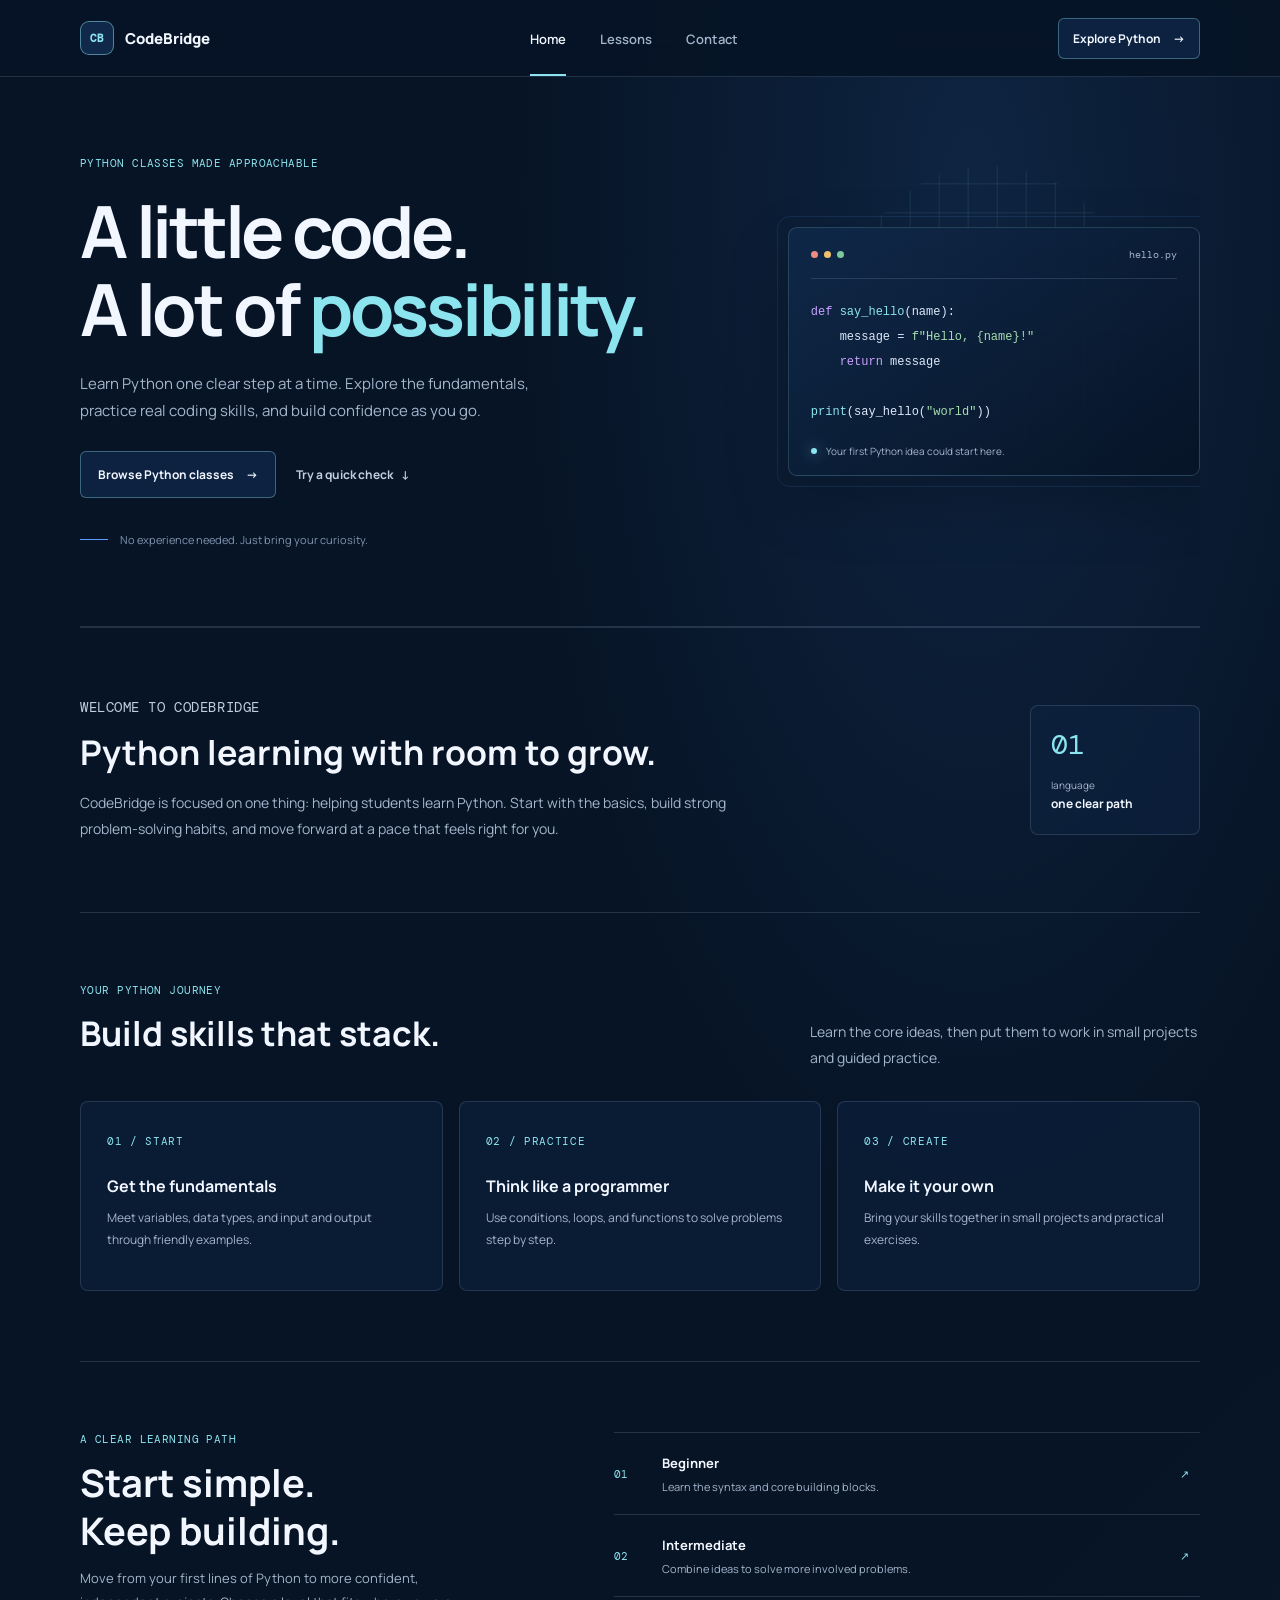
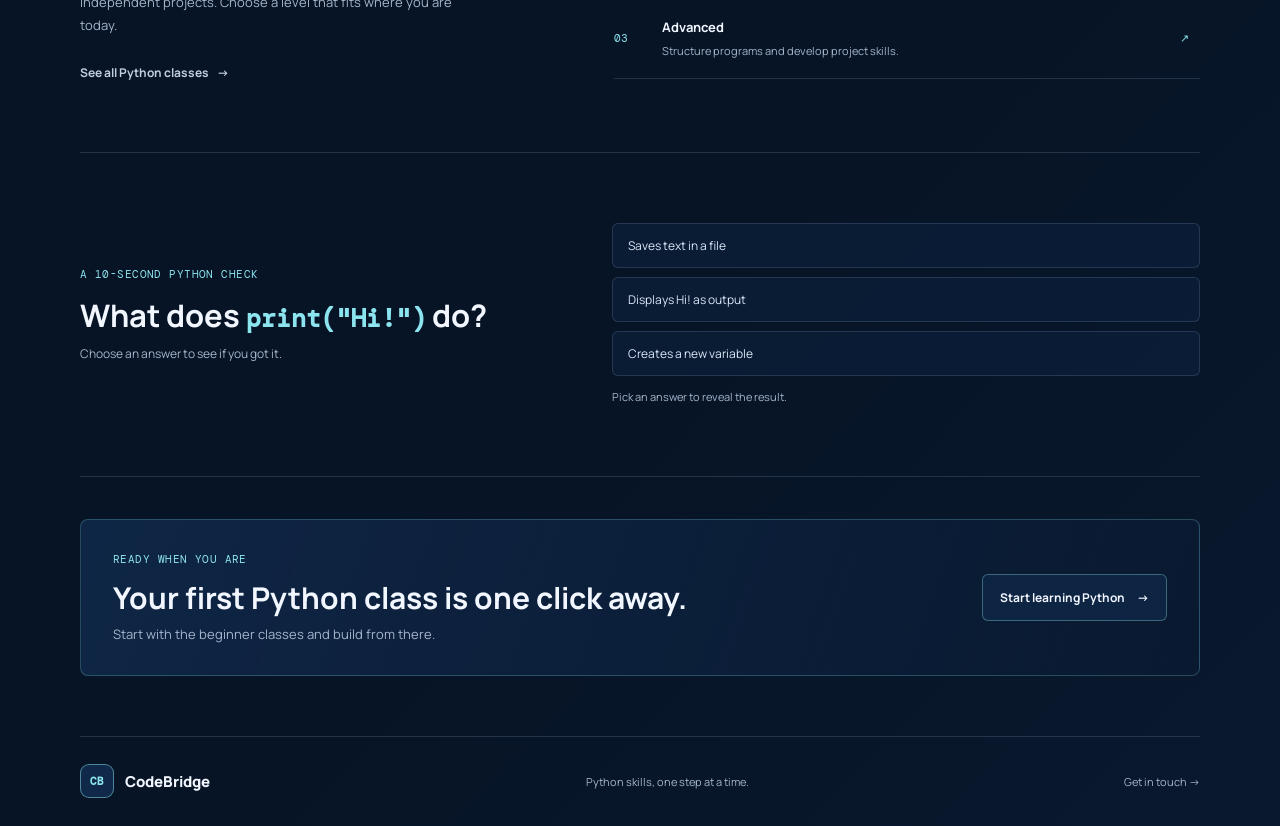
<file: index.html>
<!DOCTYPE html>
<html lang="en">
<head>
    <meta charset="UTF-8">
    <meta name="viewport" content="width=device-width, initial-scale=1.0">
    <meta name="description" content="Learn Python with CodeBridge's friendly classes, hands-on exercises, and beginner-to-advanced learning paths.">
    <link rel="stylesheet" href="codebridge.css">
    <script src="codebridge.js" defer></script>
    <title>CodeBridge | Python Classes for Every Beginner</title>
</head>
<body>
    <header class="site-header">
        <nav class="navigation" aria-label="Main navigation">
            <a class="brand" href="index.html" aria-label="CodeBridge home">
                <span class="brand-mark" aria-hidden="true">CB</span>
                <span>CodeBridge</span>
            </a>
            <div class="nav-links">
                <a class="nav-link active" href="index.html" aria-current="page">Home</a>
                <a class="nav-link" href="lessons.html">Lessons</a>
                <a class="nav-link" href="contact.html">Contact</a>
            </div>
            <a class="nav-action" href="lessons.html">Explore Python <span aria-hidden="true">&#8594;</span></a>
        </nav>
    </header>

    <main id="home">
        <section class="intro home-hero" aria-labelledby="intro-title">
            <div class="hero-content">
                <p class="eyebrow"><span class="status-dot"></span> PYTHON CLASSES MADE APPROACHABLE</p>
                <h1 id="intro-title">A little code.<br>A lot of <span>possibility.</span></h1>
                <p class="intro-copy">Learn Python one clear step at a time. Explore the fundamentals, practice real coding skills, and build confidence as you go.</p>
                <div class="hero-actions">
                    <a class="primary-link" href="lessons.html">Browse Python classes <span aria-hidden="true">&#8594;</span></a>
                    <a class="secondary-link" href="#quick-check">Try a quick check <span aria-hidden="true">&#8595;</span></a>
                </div>
                <div class="intro-note"><span class="note-rule"></span><span>No experience needed. Just bring your curiosity.</span></div>
            </div>
            <aside class="hero-code" aria-label="Example Python code">
                <div class="code-window-bar"><span></span><span></span><span></span><span>hello.py</span></div>
                <pre><code><span class="code-purple">def</span> <span class="code-cyan">say_hello</span>(name):
    message = <span class="code-green">f"Hello, {name}!"</span>
    <span class="code-purple">return</span> message

<span class="code-cyan">print</span>(say_hello(<span class="code-green">"world"</span>))</code></pre>
                <p><span class="status-dot"></span> Your first Python idea could start here.</p>
            </aside>
        </section>

        <section class="home-section about-section" aria-labelledby="about-title">
            <div class="home-section-copy">
                <p class="eyebrow">WELCOME TO CODEBRIDGE</p>
                <h2 id="about-title">Python learning with room to grow.</h2>
                <p>CodeBridge is focused on one thing: helping students learn Python. Start with the basics, build strong problem-solving habits, and move forward at a pace that feels right for you.</p>
            </div>
            <div class="about-stat" aria-label="One focused learning path">
                <span>01</span>
                <p>language<br><strong>one clear path</strong></p>
            </div>
        </section>

        <section class="home-section offerings-section" aria-labelledby="offerings-title">
            <div class="section-heading section-heading-row">
                <div>
                    <p class="eyebrow">YOUR PYTHON JOURNEY</p>
                    <h2 id="offerings-title">Build skills that stack.</h2>
                </div>
                <p class="section-intro">Learn the core ideas, then put them to work in small projects and guided practice.</p>
            </div>
            <div class="feature-grid">
                <article class="feature-card">
                    <span class="feature-number">01 / START</span>
                    <h3>Get the fundamentals</h3>
                    <p>Meet variables, data types, and input and output through friendly examples.</p>
                </article>
                <article class="feature-card">
                    <span class="feature-number">02 / PRACTICE</span>
                    <h3>Think like a programmer</h3>
                    <p>Use conditions, loops, and functions to solve problems step by step.</p>
                </article>
                <article class="feature-card">
                    <span class="feature-number">03 / CREATE</span>
                    <h3>Make it your own</h3>
                    <p>Bring your skills together in small projects and practical exercises.</p>
                </article>
            </div>
        </section>

        <section class="home-section path-section" aria-labelledby="path-title">
            <div class="path-copy">
                <p class="eyebrow">A CLEAR LEARNING PATH</p>
                <h2 id="path-title">Start simple.<br>Keep building.</h2>
                <p>Move from your first lines of Python to more confident, independent projects. Choose a level that fits where you are today.</p>
                <a class="text-link" href="lessons.html">See all Python classes <span aria-hidden="true">&#8594;</span></a>
            </div>
            <ol class="path-steps">
                <li><span>01</span><div><strong>Beginner</strong><p>Learn the syntax and core building blocks.</p></div><span class="path-step-arrow" aria-hidden="true">&#8599;</span></li>
                <li><span>02</span><div><strong>Intermediate</strong><p>Combine ideas to solve more involved problems.</p></div><span class="path-step-arrow" aria-hidden="true">&#8599;</span></li>
                <li><span>03</span><div><strong>Advanced</strong><p>Structure programs and develop project skills.</p></div><span class="path-step-arrow" aria-hidden="true">&#8599;</span></li>
            </ol>
        </section>

        <section class="home-section quick-check" id="quick-check" aria-labelledby="quick-check-title">
            <div>
                <p class="eyebrow">A 10-SECOND PYTHON CHECK</p>
                <h2 id="quick-check-title">What does <code>print("Hi!")</code> do?</h2>
                <p>Choose an answer to see if you got it.</p>
            </div>
            <div class="quiz-options" role="group" aria-label="Choose what the Python print function does">
                <button class="quiz-option" type="button" data-correct="false">Saves text in a file</button>
                <button class="quiz-option" type="button" data-correct="true">Displays Hi! as output</button>
                <button class="quiz-option" type="button" data-correct="false">Creates a new variable</button>
                <p class="quiz-feedback" id="quiz-feedback" role="status" aria-live="polite">Pick an answer to reveal the result.</p>
            </div>
        </section>

        <section class="callout-section" aria-labelledby="callout-title">
            <div>
                <p class="eyebrow">READY WHEN YOU ARE</p>
                <h2 id="callout-title">Your first Python class is one click away.</h2>
                <p>Start with the beginner classes and build from there.</p>
            </div>
            <a class="primary-link" href="lessons.html#beginner">Start learning Python <span aria-hidden="true">&#8594;</span></a>
        </section>
    </main>

    <footer class="site-footer">
        <a class="brand" href="index.html"><span class="brand-mark" aria-hidden="true">CB</span><span>CodeBridge</span></a>
        <p>Python skills, one step at a time.</p>
        <a href="contact.html">Get in touch <span aria-hidden="true">&#8594;</span></a>
    </footer>
</body>
</html>
</file>
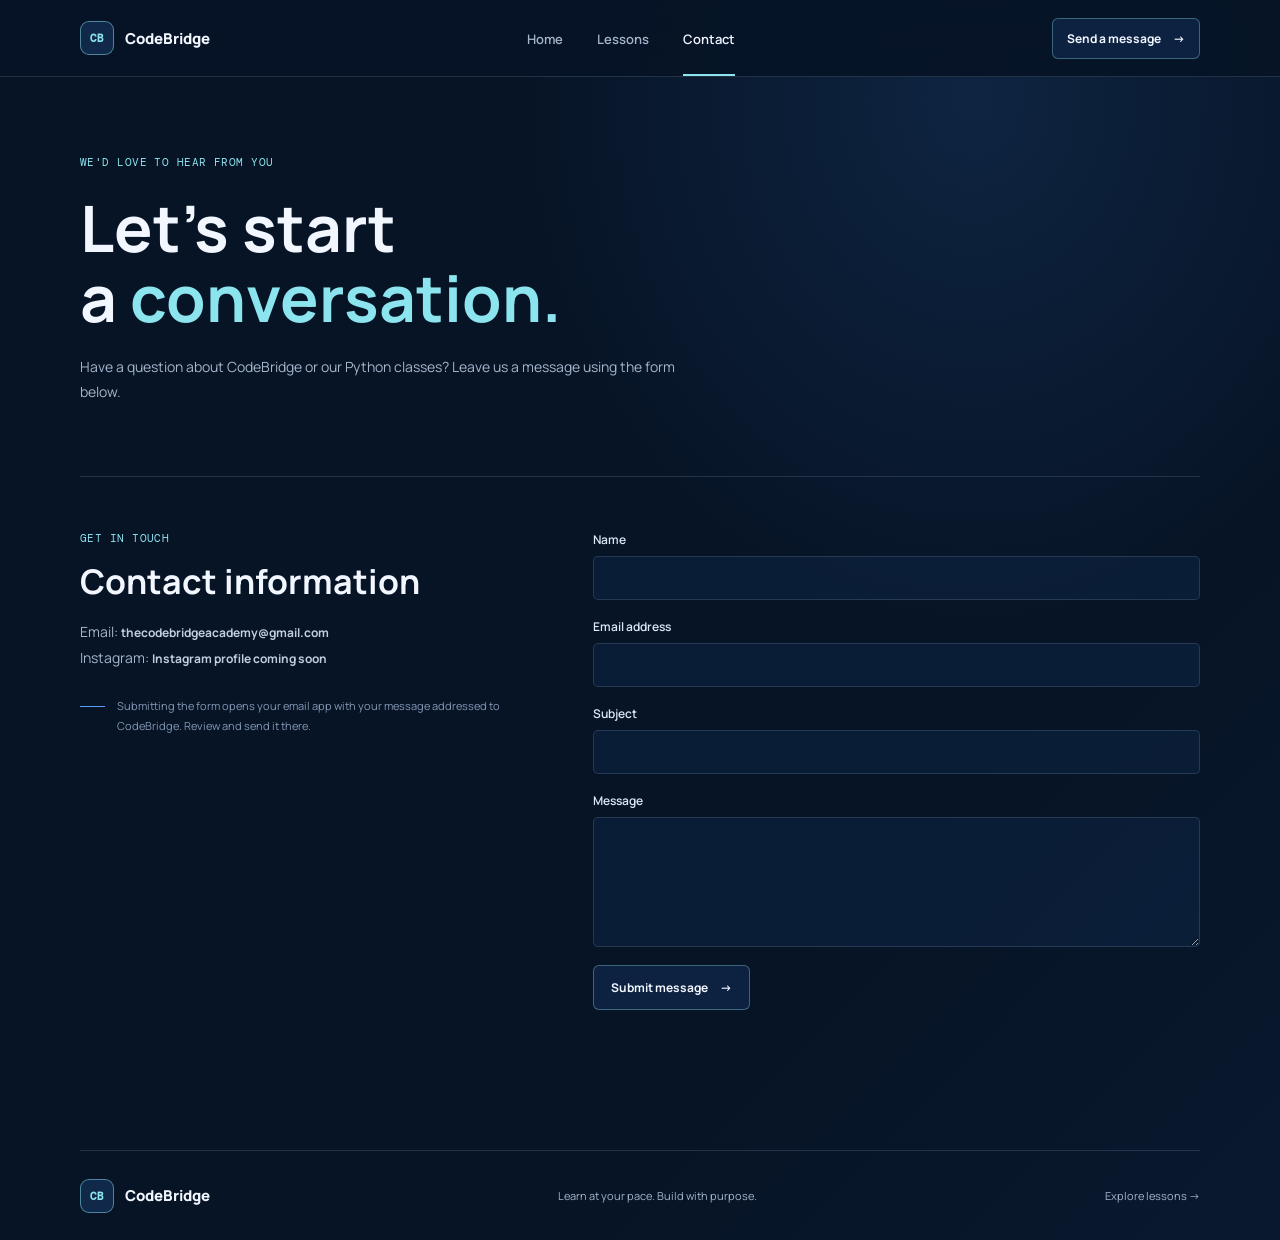
<file: contact.html>
<!DOCTYPE html>
<html lang="en">
<head>
    <meta charset="UTF-8">
    <meta name="viewport" content="width=device-width, initial-scale=1.0">
    <meta name="description" content="Get in touch with the CodeBridge team about Python classes.">
    <link rel="stylesheet" href="codebridge.css">
    <script src="codebridge.js?v=2" defer></script>
    <title>Contact | CodeBridge</title>
</head>
<body>
    <header class="site-header">
        <nav class="navigation" aria-label="Main navigation">
            <a class="brand" href="index.html" aria-label="CodeBridge home">
                <span class="brand-mark" aria-hidden="true">CB</span>
                <span>CodeBridge</span>
            </a>
            <div class="nav-links">
                <a class="nav-link" href="index.html">Home</a>
                <a class="nav-link" href="lessons.html">Lessons</a>
                <a class="nav-link active" href="contact.html" aria-current="page">Contact</a>
            </div>
            <a class="nav-action" href="#contact-form">Send a message <span aria-hidden="true">&#8594;</span></a>
        </nav>
    </header>

    <main class="page-main contact-main">
        <section class="page-hero contact-hero" aria-labelledby="contact-title">
            <p class="eyebrow"><span class="status-dot"></span> WE'D LOVE TO HEAR FROM YOU</p>
            <h1 id="contact-title">Let's start<br>a <span>conversation.</span></h1>
            <p class="intro-copy">Have a question about CodeBridge or our Python classes? Leave us a message using the form below.</p>
        </section>

        <section class="contact-layout" aria-label="Contact information and message form">
            <div class="contact-info">
                <p class="eyebrow">GET IN TOUCH</p>
                <h2>Contact information</h2>
                <p>Email: <a class="text-link" href="mailto:thecodebridgeacademy@gmail.com">thecodebridgeacademy@gmail.com</a></p>
                <p>Instagram: <a class="text-link" href="https://www.instagram.com/" aria-label="CodeBridge Instagram profile coming soon">Instagram profile coming soon</a></p>
                <div class="setup-note"><span class="note-rule"></span><p>Submitting the form opens your email app with your message addressed to CodeBridge. Review and send it there.</p></div>
            </div>

            <form class="contact-form" id="contact-form" method="post">
                <div class="form-field">
                    <label for="name">Name</label>
                    <input id="name" name="name" type="text" autocomplete="name" required>
                </div>
                <div class="form-field">
                    <label for="email">Email address</label>
                    <input id="email" name="email" type="email" autocomplete="email" required>
                </div>
                <div class="form-field">
                    <label for="subject">Subject</label>
                    <input id="subject" name="subject" type="text" required>
                </div>
                <div class="form-field">
                    <label for="message">Message</label>
                    <textarea id="message" name="message" rows="5" required></textarea>
                </div>
                <button class="primary-link form-submit" type="submit">Submit message <span aria-hidden="true">&#8594;</span></button>
                <p class="form-status" id="form-status" role="status" aria-live="polite"></p>
            </form>
        </section>
    </main>

    <footer class="site-footer">
        <a class="brand" href="index.html"><span class="brand-mark" aria-hidden="true">CB</span><span>CodeBridge</span></a>
        <p>Learn at your pace. Build with purpose.</p>
        <a href="lessons.html">Explore lessons <span aria-hidden="true">&#8594;</span></a>
    </footer>
</body>
</html>
</file>
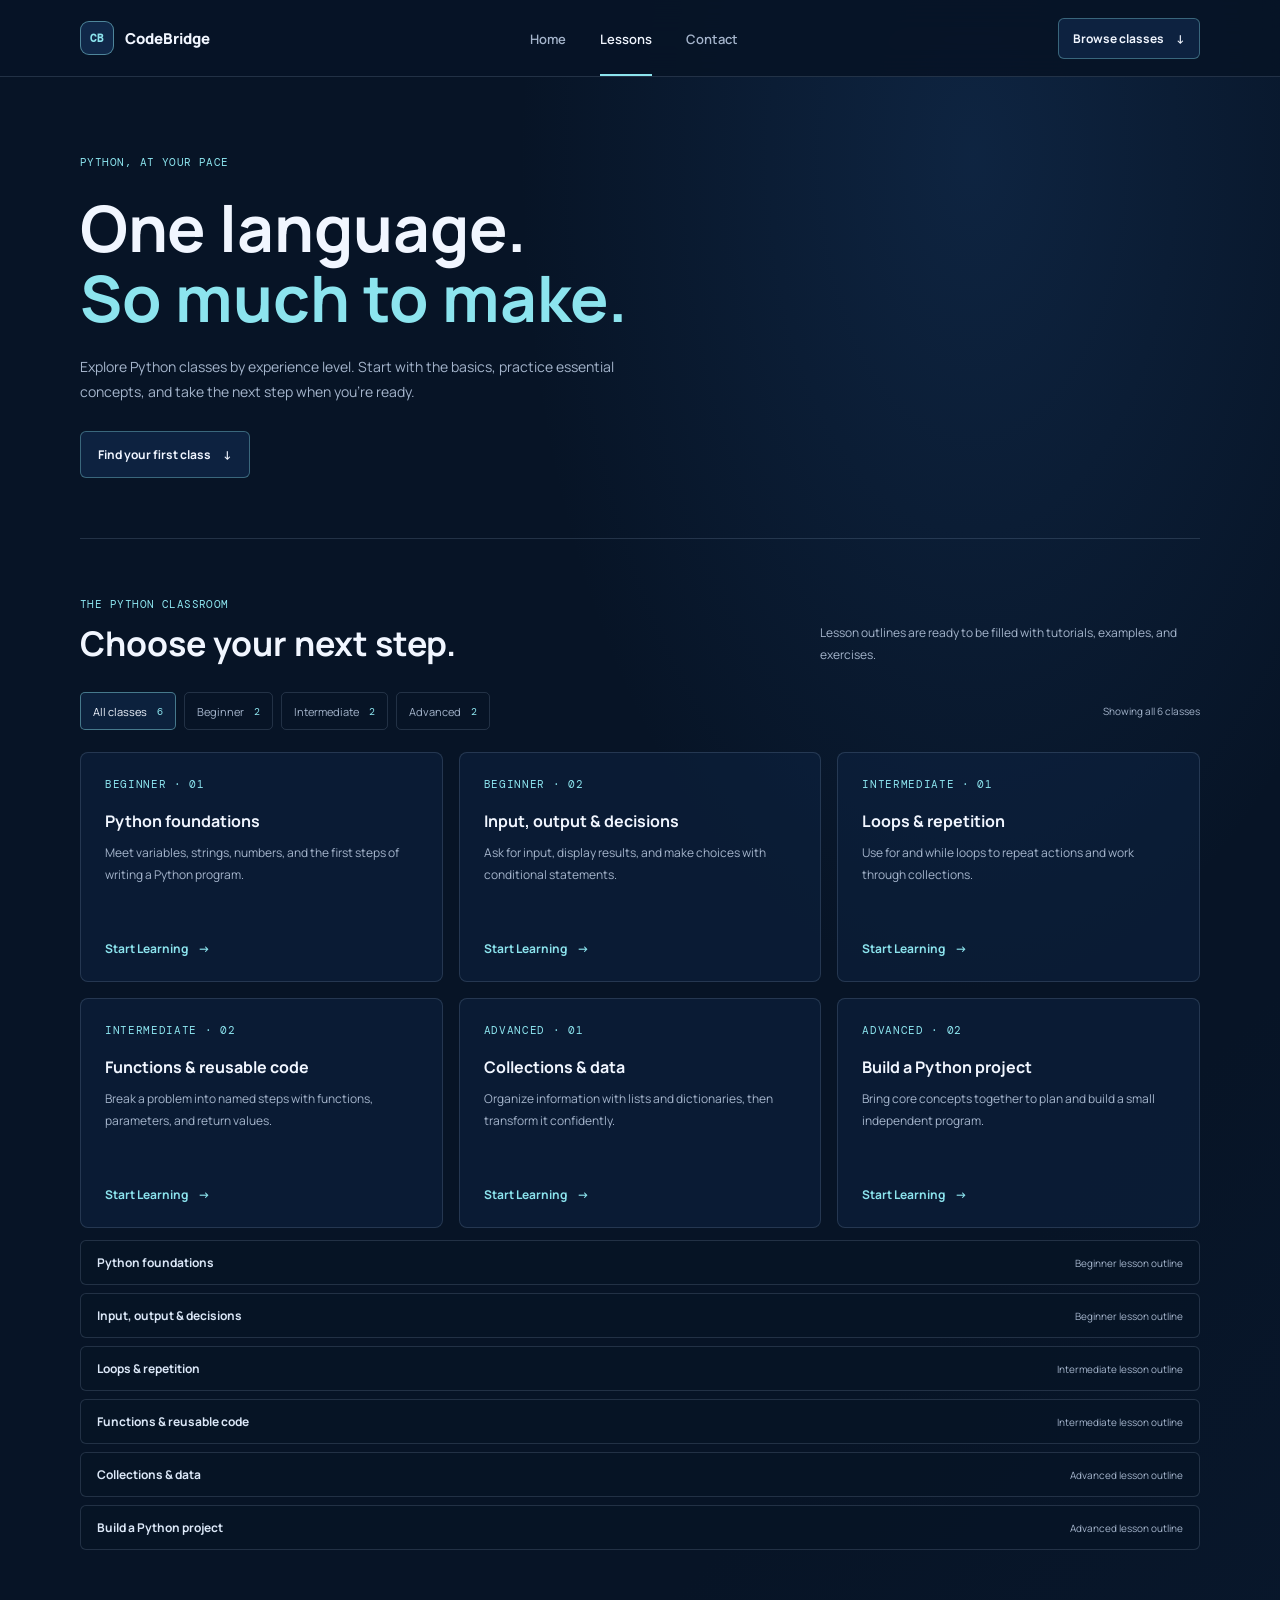
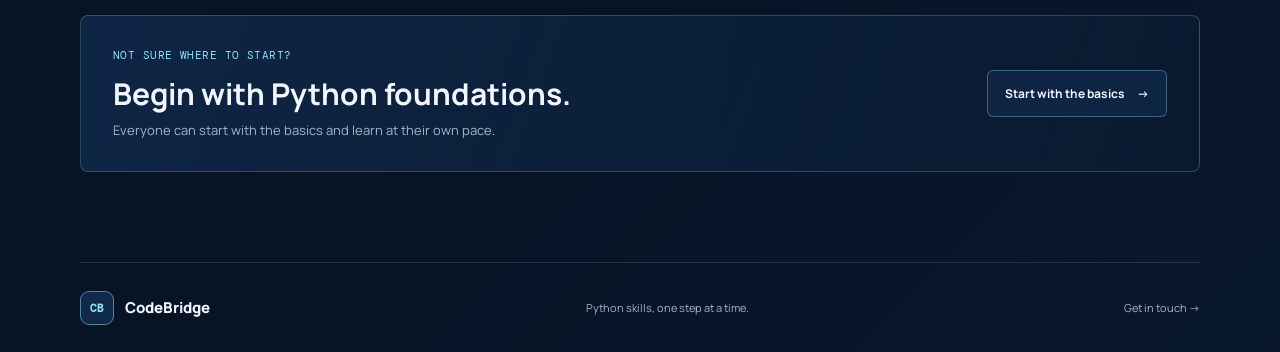
<file: lessons.html>
<!DOCTYPE html>
<html lang="en">
<head>
    <meta charset="UTF-8">
    <meta name="viewport" content="width=device-width, initial-scale=1.0">
    <meta name="description" content="Explore CodeBridge Python classes from beginner fundamentals to advanced programming concepts.">
    <link rel="stylesheet" href="codebridge.css">
    <script src="codebridge.js" defer></script>
    <title>Python Classes | CodeBridge</title>
</head>
<body>
    <header class="site-header">
        <nav class="navigation" aria-label="Main navigation">
            <a class="brand" href="index.html" aria-label="CodeBridge home">
                <span class="brand-mark" aria-hidden="true">CB</span>
                <span>CodeBridge</span>
            </a>
            <div class="nav-links">
                <a class="nav-link" href="index.html">Home</a>
                <a class="nav-link active" href="lessons.html" aria-current="page">Lessons</a>
                <a class="nav-link" href="contact.html">Contact</a>
            </div>
            <a class="nav-action" href="#class-list">Browse classes <span aria-hidden="true">&#8595;</span></a>
        </nav>
    </header>

    <main class="page-main lessons-main">
        <section class="page-hero" aria-labelledby="lessons-title">
            <p class="eyebrow"><span class="status-dot"></span> PYTHON, AT YOUR PACE</p>
            <h1 id="lessons-title">One language.<br><span>So much to make.</span></h1>
            <p class="intro-copy">Explore Python classes by experience level. Start with the basics, practice essential concepts, and take the next step when you're ready.</p>
            <a class="primary-link" href="#class-list">Find your first class <span aria-hidden="true">&#8595;</span></a>
        </section>

        <section class="class-catalog" id="class-list" aria-labelledby="class-list-title">
            <div class="catalog-heading">
                <div>
                    <p class="eyebrow">THE PYTHON CLASSROOM</p>
                    <h2 id="class-list-title">Choose your next step.</h2>
                </div>
                <p>Lesson outlines are ready to be filled with tutorials, examples, and exercises.</p>
            </div>
            <div class="level-filters" role="group" aria-label="Filter classes by level">
                <button class="level-filter active" type="button" data-level="all" aria-pressed="true">All classes <span>6</span></button>
                <button class="level-filter" id="beginner" type="button" data-level="beginner" aria-pressed="false">Beginner <span>2</span></button>
                <button class="level-filter" id="intermediate" type="button" data-level="intermediate" aria-pressed="false">Intermediate <span>2</span></button>
                <button class="level-filter" id="advanced" type="button" data-level="advanced" aria-pressed="false">Advanced <span>2</span></button>
                <p class="filter-status" id="filter-status" aria-live="polite">Showing all 6 classes</p>
            </div>

            <div class="lesson-grid class-grid">
                <article class="lesson-card" data-level="beginner">
                    <span class="lesson-level">BEGINNER · 01</span>
                    <h3>Python foundations</h3>
                    <p>Meet variables, strings, numbers, and the first steps of writing a Python program.</p>
                    <a class="lesson-button" href="#python-foundations">Start Learning <span aria-hidden="true">&#8594;</span></a>
                </article>
                <article class="lesson-card" data-level="beginner">
                    <span class="lesson-level">BEGINNER · 02</span>
                    <h3>Input, output &amp; decisions</h3>
                    <p>Ask for input, display results, and make choices with conditional statements.</p>
                    <a class="lesson-button" href="#python-decisions">Start Learning <span aria-hidden="true">&#8594;</span></a>
                </article>
                <article class="lesson-card" data-level="intermediate">
                    <span class="lesson-level">INTERMEDIATE · 01</span>
                    <h3>Loops &amp; repetition</h3>
                    <p>Use for and while loops to repeat actions and work through collections.</p>
                    <a class="lesson-button" href="#python-loops">Start Learning <span aria-hidden="true">&#8594;</span></a>
                </article>
                <article class="lesson-card" data-level="intermediate">
                    <span class="lesson-level">INTERMEDIATE · 02</span>
                    <h3>Functions &amp; reusable code</h3>
                    <p>Break a problem into named steps with functions, parameters, and return values.</p>
                    <a class="lesson-button" href="#python-functions">Start Learning <span aria-hidden="true">&#8594;</span></a>
                </article>
                <article class="lesson-card" data-level="advanced">
                    <span class="lesson-level">ADVANCED · 01</span>
                    <h3>Collections &amp; data</h3>
                    <p>Organize information with lists and dictionaries, then transform it confidently.</p>
                    <a class="lesson-button" href="#python-collections">Start Learning <span aria-hidden="true">&#8594;</span></a>
                </article>
                <article class="lesson-card" data-level="advanced">
                    <span class="lesson-level">ADVANCED · 02</span>
                    <h3>Build a Python project</h3>
                    <p>Bring core concepts together to plan and build a small independent program.</p>
                    <a class="lesson-button" href="#python-project">Start Learning <span aria-hidden="true">&#8594;</span></a>
                </article>
            </div>

            <div class="lesson-placeholders" aria-label="Python lesson outlines">
                <details id="python-foundations"><summary>Python foundations <span>Beginner lesson outline</span></summary><p>Lesson content is not available yet. Add learning goals, a guided Python example, and a short practice exercise here.</p></details>
                <details id="python-decisions"><summary>Input, output &amp; decisions <span>Beginner lesson outline</span></summary><p>Lesson content is not available yet. Add learning goals, a guided Python example, and a short practice exercise here.</p></details>
                <details id="python-loops"><summary>Loops &amp; repetition <span>Intermediate lesson outline</span></summary><p>Lesson content is not available yet. Add learning goals, a guided Python example, and a short practice exercise here.</p></details>
                <details id="python-functions"><summary>Functions &amp; reusable code <span>Intermediate lesson outline</span></summary><p>Lesson content is not available yet. Add learning goals, a guided Python example, and a short practice exercise here.</p></details>
                <details id="python-collections"><summary>Collections &amp; data <span>Advanced lesson outline</span></summary><p>Lesson content is not available yet. Add learning goals, a guided Python example, and a short practice exercise here.</p></details>
                <details id="python-project"><summary>Build a Python project <span>Advanced lesson outline</span></summary><p>Lesson content is not available yet. Add learning goals, a guided Python example, and a short practice exercise here.</p></details>
            </div>
        </section>

        <section class="callout-section class-callout" aria-labelledby="class-callout-title">
            <div>
                <p class="eyebrow">NOT SURE WHERE TO START?</p>
                <h2 id="class-callout-title">Begin with Python foundations.</h2>
                <p>Everyone can start with the basics and learn at their own pace.</p>
            </div>
            <a class="primary-link" href="#python-foundations">Start with the basics <span aria-hidden="true">&#8594;</span></a>
        </section>
    </main>

    <footer class="site-footer">
        <a class="brand" href="index.html"><span class="brand-mark" aria-hidden="true">CB</span><span>CodeBridge</span></a>
        <p>Python skills, one step at a time.</p>
        <a href="contact.html">Get in touch <span aria-hidden="true">&#8594;</span></a>
    </footer>
</body>
</html>
</file>
<file: codebridge.css>
@import url('https://fonts.googleapis.com/css2?family=DM+Mono:wght@400;500&family=Manrope:wght@400;500;600;700;800&display=swap');

:root {
	color-scheme: dark;
	--navy-950: #071426;
	--navy-900: #0a1b33;
	--navy-800: #102849;
	--blue-500: #5e9bff;
	--cyan-300: #8ce4ee;
	--ink: #f1f6ff;
	--muted: #a5b5cc;
	--line: rgba(181, 205, 236, 0.16);
}

* {
	box-sizing: border-box;
}

html {
	scroll-behavior: smooth;
}

body {
	min-width: 320px;
	margin: 0;
	color: var(--ink);
	background-color: var(--navy-950);
	background-image: radial-gradient(ellipse at 76% 8%, rgba(37, 88, 151, 0.24), transparent 33%), linear-gradient(135deg, transparent 70%, rgba(16, 40, 73, 0.22));
	font-family: 'Manrope', 'Segoe UI', sans-serif;
}

a {
	color: inherit;
	text-decoration: none;
}

.site-header {
	position: sticky;
	z-index: 2;
	top: 0;
	border-bottom: 1px solid var(--line);
	background: rgba(7, 20, 38, 0.92);
	backdrop-filter: blur(16px);
}

.navigation {
	display: flex;
	width: min(1120px, calc(100% - 64px));
	min-height: 76px;
	margin: 0 auto;
	align-items: center;
	justify-content: space-between;
	gap: 28px;
}

.brand {
	display: inline-flex;
	align-items: center;
	gap: 11px;
	font-size: 15px;
	font-weight: 800;
	white-space: nowrap;
}

.brand-mark {
	display: grid;
	width: 34px;
	height: 34px;
	place-items: center;
	border: 1px solid rgba(140, 228, 238, 0.5);
	border-radius: 9px;
	color: var(--cyan-300);
	background: var(--navy-800);
	font-family: 'DM Mono', monospace;
	font-size: 11px;
}

.nav-links {
	display: flex;
	align-items: center;
	gap: 34px;
}

.nav-link {
	position: relative;
	padding: 29px 0 27px;
	color: var(--muted);
	font-size: 13px;
	font-weight: 600;
	transition: color 160ms ease;
}

.nav-link:hover,
.nav-link.active {
	color: var(--ink);
}

.nav-link.active::after {
	position: absolute;
	right: 0;
	bottom: -1px;
	left: 0;
	height: 2px;
	background: var(--cyan-300);
	content: '';
}

.nav-action,
.primary-link {
	display: inline-flex;
	align-items: center;
	justify-content: center;
	gap: 12px;
	border: 1px solid rgba(140, 228, 238, 0.35);
	border-radius: 6px;
	color: var(--ink);
	background: rgba(16, 40, 73, 0.76);
	font-size: 12px;
	font-weight: 700;
	transition: border-color 160ms ease, background 160ms ease, transform 160ms ease;
}

.nav-action {
	padding: 11px 14px;
	white-space: nowrap;
}

.nav-action:hover,
.primary-link:hover {
	transform: translateY(-2px);
	border-color: var(--cyan-300);
	background: #17375d;
}

main {
	width: min(1120px, calc(100% - 64px));
	margin: 0 auto;
}

.intro {
	position: relative;
	display: flex;
	overflow: hidden;
	min-height: 480px;
	padding: 86px 0 76px;
	flex-direction: column;
	align-items: flex-start;
	justify-content: center;
	border-bottom: 1px solid var(--line);
}

.intro::after {
	position: absolute;
	top: 65px;
	right: 4%;
	width: min(32vw, 330px);
	aspect-ratio: 1;
	border: 1px solid rgba(94, 155, 255, 0.18);
	border-radius: 50%;
	background: repeating-linear-gradient(0deg, transparent 0 27px, rgba(140, 228, 238, 0.07) 28px 29px), repeating-linear-gradient(90deg, transparent 0 27px, rgba(140, 228, 238, 0.07) 28px 29px);
	content: '';
	mask-image: radial-gradient(circle, #000 0 60%, transparent 61%);
	pointer-events: none;
}

.eyebrow {
	margin: 0;
	color: var(--cyan-300);
	font-family: 'DM Mono', monospace;
	font-size: 11px;
	letter-spacing: 0.04em;
}

.intro > .eyebrow {
	display: flex;
	align-items: center;
	gap: 10px;
	margin-bottom: 24px;
	color: #b9c9df;
	font-family: 'Manrope', 'Segoe UI', sans-serif;
	font-size: 12px;
}

.status-dot {
	width: 7px;
	height: 7px;
	border-radius: 50%;
	background: var(--cyan-300);
	box-shadow: 0 0 14px rgba(140, 228, 238, 0.7);
}

h1,
h2,
p {
	margin-top: 0;
}

h1 {
	z-index: 1;
	margin-bottom: 20px;
	font-size: clamp(42px, 6vw, 70px);
	line-height: 1.08;
	font-weight: 700;
}

h1 span,
.about-section p span {
	color: var(--cyan-300);
}

.intro-copy {
	z-index: 1;
	max-width: 470px;
	margin-bottom: 27px;
	color: var(--muted);
	font-size: 14px;
	line-height: 1.8;
}

.primary-link {
	z-index: 1;
	padding: 14px 17px;
}

.intro-note {
	display: flex;
	margin-top: 48px;
	align-items: center;
	gap: 12px;
	color: #8194af;
	font-size: 11px;
}

.note-rule {
	width: 28px;
	height: 1px;
	background: var(--blue-500);
}

.learning-section {
	display: grid;
	padding: 66px 0 70px;
	grid-template-columns: 0.8fr 1.2fr;
	gap: 64px;
}

.section-heading .eyebrow {
	margin-bottom: 13px;
}

h2 {
	margin-bottom: 0;
	font-size: 27px;
	line-height: 1.3;
}

.topic-list {
	border-top: 1px solid var(--line);
}

.topic {
	display: grid;
	min-height: 91px;
	padding: 18px 0;
	align-items: center;
	grid-template-columns: 42px 1fr 20px;
	gap: 13px;
	border-bottom: 1px solid var(--line);
}

.topic-number,
.topic-arrow {
	color: var(--cyan-300);
	font-family: 'DM Mono', monospace;
	font-size: 11px;
}

.topic-text {
	display: grid;
	gap: 6px;
}

.topic-text strong {
	font-size: 13px;
	font-weight: 700;
}

.topic-text > span {
	color: var(--muted);
	font-size: 11px;
	line-height: 1.6;
}

.topic-arrow {
	transition: transform 160ms ease;
}

.topic:hover .topic-arrow {
	transform: translate(2px, -2px);
}

.about-section {
	display: flex;
	min-height: 126px;
	padding: 25px 0;
	align-items: center;
	gap: 22px;
	border-top: 1px solid var(--line);
}

.about-mark {
	color: var(--blue-500);
	font-family: 'DM Mono', monospace;
	font-size: 25px;
}

.about-section p {
	margin: 0;
	color: #c2cee0;
	font-size: 14px;
}

@media (max-width: 700px) {
	.navigation,
	main {
		width: min(100% - 36px, 540px);
	}

	.navigation {
		min-height: 68px;
		flex-wrap: wrap;
		gap: 0 18px;
	}

	.brand {
		margin-right: auto;
	}

	.nav-action {
		display: none;
	}

	.nav-links {
		gap: 20px;
	}

	.nav-link {
		padding: 25px 0 23px;
		font-size: 12px;
	}

	.intro {
		min-height: 440px;
		padding: 72px 0 60px;
	}

	.intro::after {
		top: 75px;
		right: -4%;
		width: 48vw;
		opacity: 0.65;
	}

	.learning-section {
		padding: 48px 0;
		grid-template-columns: 1fr;
		gap: 28px;
	}
}

@media (max-width: 420px) {
	.navigation,
	main {
		width: calc(100% - 28px);
	}

	.brand {
		font-size: 13px;
	}

	.brand-mark {
		width: 30px;
		height: 30px;
	}

	.nav-links {
		gap: 14px;
	}

	.nav-link {
		font-size: 11px;
	}

	.intro::after {
		right: -10%;
		opacity: 0.4;
	}

	.topic {
		grid-template-columns: 28px 1fr 16px;
		gap: 8px;
	}
}

/* Shared page content */
.page-main {
	padding-bottom: 30px;
}

.home-hero {
	min-height: 500px;
}

.home-section {
	padding: 70px 0;
	border-bottom: 1px solid var(--line);
}

.home-section.about-section {
	display: grid;
	min-height: auto;
	grid-template-columns: 1fr auto;
	gap: 48px;
}

.home-section-copy {
	max-width: 700px;
}

.home-section-copy .eyebrow,
.section-heading .eyebrow {
	margin-bottom: 14px;
}

.home-section-copy h2,
.section-heading h2,
.contact-info h2 {
	max-width: 600px;
	margin-bottom: 16px;
	font-size: clamp(25px, 3vw, 34px);
}

.home-section-copy > p:last-child,
.section-intro,
.contact-info > p:not(.eyebrow) {
	max-width: 680px;
	margin-bottom: 0;
	color: var(--muted);
	font-size: 14px;
	line-height: 1.85;
}

.about-mark {
	align-self: center;
	font-size: 48px;
}

.offerings-section .section-heading {
	margin-bottom: 30px;
}

.feature-grid,
.lesson-grid {
	display: grid;
	grid-template-columns: repeat(3, minmax(0, 1fr));
	gap: 16px;
}

.feature-card,
.lesson-card {
	padding: 24px;
	border: 1px solid var(--line);
	border-radius: 8px;
	background: rgba(16, 40, 73, 0.42);
	transition: border-color 160ms ease, transform 160ms ease, background 160ms ease;
}

.feature-card:hover,
.lesson-card:hover {
	transform: translateY(-3px);
	border-color: rgba(140, 228, 238, 0.48);
	background: rgba(16, 40, 73, 0.72);
}

.feature-number,
.lesson-level {
	color: var(--cyan-300);
	font-family: 'DM Mono', monospace;
	font-size: 11px;
	letter-spacing: 0.06em;
}

.feature-card h3,
.lesson-card h3 {
	margin: 21px 0 10px;
	font-size: 16px;
}

.feature-card p,
.lesson-card p {
	margin: 0;
	color: var(--muted);
	font-size: 12px;
	line-height: 1.8;
}

.paths-section .section-heading {
	margin-bottom: 12px;
}

.path-list {
	display: flex;
	margin-top: 25px;
	flex-wrap: wrap;
	gap: 10px;
}

.path-chip {
	display: inline-flex;
	min-height: 43px;
	padding: 0 15px;
	align-items: center;
	gap: 15px;
	border: 1px solid var(--line);
	border-radius: 6px;
	color: var(--ink);
	background: rgba(16, 40, 73, 0.5);
	font-size: 12px;
	font-weight: 700;
	transition: border-color 160ms ease, background 160ms ease;
}

.path-chip:hover {
	border-color: var(--cyan-300);
	background: var(--navy-800);
}

.path-chip span,
.benefit-row span {
	color: var(--cyan-300);
	font-family: 'DM Mono', monospace;
}

.benefit-row {
	display: grid;
	grid-template-columns: repeat(3, minmax(0, 1fr));
	gap: 20px;
}

.benefit-row p {
	margin: 0;
	color: #c2cee0;
	font-size: 13px;
	line-height: 1.8;
}

.benefit-row span {
	display: block;
	margin-bottom: 10px;
	font-size: 11px;
}

.callout-section {
	display: flex;
	margin: 42px 0 60px;
	padding: 32px;
	align-items: center;
	justify-content: space-between;
	gap: 24px;
	border: 1px solid rgba(140, 228, 238, 0.24);
	border-radius: 8px;
	background: linear-gradient(110deg, rgba(16, 40, 73, 0.9), rgba(10, 27, 51, 0.65));
}

.callout-section h2 {
	margin: 12px 0 8px;
	font-size: clamp(22px, 3vw, 30px);
}

.callout-section > div > p:last-child {
	margin: 0;
	color: var(--muted);
	font-size: 13px;
}

.site-footer {
	display: flex;
	width: min(1120px, calc(100% - 64px));
	min-height: 90px;
	margin: 0 auto;
	align-items: center;
	justify-content: space-between;
	gap: 20px;
	border-top: 1px solid var(--line);
}

.site-footer p,
.site-footer > a:last-child {
	margin: 0;
	color: var(--muted);
	font-size: 11px;
}

.site-footer > a:last-child:hover {
	color: var(--cyan-300);
}

.page-hero {
	position: relative;
	overflow: hidden;
	padding: 78px 0 60px;
	border-bottom: 1px solid var(--line);
}

.page-hero h1 {
	position: relative;
	z-index: 1;
	margin: 24px 0 20px;
	font-size: clamp(42px, 6vw, 64px);
	line-height: 1.1;
}

.page-hero h1 span {
	color: var(--cyan-300);
}

.page-hero .intro-copy {
	max-width: 600px;
}

.subject-nav {
	position: sticky;
	z-index: 1;
	top: 76px;
	display: flex;
	margin: 0;
	padding: 14px 0;
	flex-wrap: wrap;
	gap: 10px;
	border-bottom: 1px solid var(--line);
	background: rgba(7, 20, 38, 0.94);
	backdrop-filter: blur(16px);
}

.subject-nav a {
	padding: 8px 12px;
	border: 1px solid transparent;
	border-radius: 5px;
	color: var(--muted);
	font-size: 12px;
	transition: color 160ms ease, border-color 160ms ease;
}

.subject-nav a:hover {
	border-color: var(--line);
	color: var(--cyan-300);
}

.lesson-subject {
	padding: 54px 0 36px;
	border-bottom: 1px solid var(--line);
	scroll-margin-top: 135px;
}

.subject-heading {
	display: grid;
	margin-bottom: 22px;
	grid-template-columns: minmax(160px, 0.65fr) 1fr;
	align-items: end;
	column-gap: 28px;
}

.subject-heading .eyebrow {
	grid-column: 1 / -1;
	margin-bottom: 9px;
}

.subject-heading h2 {
	margin: 0;
	font-size: 28px;
}

.subject-heading > p:last-child {
	max-width: 460px;
	margin: 0;
	color: var(--muted);
	font-size: 12px;
	line-height: 1.7;
}

.lesson-card {
	display: flex;
	min-height: 245px;
	flex-direction: column;
	align-items: flex-start;
}

.lesson-card h3 {
	margin-top: 19px;
}

.lesson-card p {
	margin-bottom: 22px;
}

.lesson-button {
	display: inline-flex;
	margin-top: auto;
	align-items: center;
	gap: 10px;
	color: var(--cyan-300);
	font-size: 12px;
	font-weight: 700;
}

.lesson-button span {
	transition: transform 160ms ease;
}

.lesson-button:hover span {
	transform: translateX(3px);
}

.lesson-placeholders {
	display: grid;
	margin-top: 12px;
	gap: 8px;
}

.lesson-placeholders details {
	border: 1px solid var(--line);
	border-radius: 6px;
	background: rgba(7, 20, 38, 0.55);
	scroll-margin-top: 150px;
}

.lesson-placeholders summary {
	display: flex;
	padding: 13px 16px;
	align-items: center;
	justify-content: space-between;
	gap: 15px;
	color: #dce8f8;
	cursor: pointer;
	font-size: 12px;
	font-weight: 700;
}

.lesson-placeholders summary span {
	color: var(--muted);
	font-size: 10px;
	font-weight: 400;
}

.lesson-placeholders details > p {
	margin: 0;
	padding: 0 16px 15px;
	color: var(--muted);
	font-size: 12px;
	line-height: 1.7;
}

.contact-main {
	min-height: calc(100vh - 168px);
}

.contact-hero {
	padding-bottom: 45px;
}

.contact-layout {
	display: grid;
	padding: 54px 0 74px;
	grid-template-columns: 0.85fr 1.15fr;
	gap: 64px;
}

.contact-info h2 {
	margin-top: 14px;
}

.setup-note {
	display: flex;
	margin-top: 25px;
	align-items: flex-start;
	gap: 12px;
}

.setup-note .note-rule {
	margin-top: 10px;
	flex: 0 0 25px;
}

.setup-note p {
	margin: 0;
	color: #8499b5;
	font-size: 11px;
	line-height: 1.8;
}

.contact-form {
	display: grid;
	gap: 18px;
}

.form-field {
	display: grid;
	gap: 8px;
}

.form-field label {
	color: #dce8f8;
	font-size: 12px;
	font-weight: 600;
}

.form-field input,
.form-field textarea {
	width: 100%;
	padding: 12px 13px;
	border: 1px solid var(--line);
	border-radius: 5px;
	outline: none;
	color: var(--ink);
	background: rgba(16, 40, 73, 0.48);
	font: inherit;
	font-size: 13px;
	transition: border-color 160ms ease, box-shadow 160ms ease;
}

.form-field input:focus,
.form-field textarea:focus {
	border-color: var(--cyan-300);
	box-shadow: 0 0 0 3px rgba(140, 228, 238, 0.1);
}

.form-field textarea {
	min-height: 130px;
	resize: vertical;
}

.form-submit {
	justify-self: start;
	padding: 13px 17px;
	cursor: pointer;
	font-family: inherit;
}

.form-status {
	min-height: 1.5em;
	margin: 0;
	color: var(--cyan-300);
	font-size: 12px;
	line-height: 1.6;
}

:focus-visible {
	outline: 2px solid var(--cyan-300);
	outline-offset: 3px;
}

@media (max-width: 700px) {
	.home-section,
	.lesson-subject {
		padding: 48px 0;
	}

	.home-section.about-section {
		grid-template-columns: 1fr;
		gap: 18px;
	}

	.about-mark {
		justify-self: start;
		font-size: 32px;
	}

	.feature-grid,
	.benefit-row,
	.lesson-grid {
		grid-template-columns: 1fr;
	}

	.feature-card {
		padding: 20px;
	}

	.callout-section {
		margin: 30px 0 42px;
		padding: 24px;
		align-items: flex-start;
		flex-direction: column;
	}

	.site-footer {
		width: min(100% - 36px, 540px);
		min-height: 110px;
		flex-wrap: wrap;
		padding: 18px 0;
	}

	.subject-nav {
		top: 68px;
	}

	.subject-heading {
		grid-template-columns: 1fr;
		gap: 8px;
	}

	.lesson-card {
		min-height: 210px;
	}

	.contact-layout {
		padding: 42px 0 55px;
		grid-template-columns: 1fr;
		gap: 34px;
	}
}

@media (max-width: 420px) {
	.site-footer {
		width: calc(100% - 28px);
	}

	.site-footer p {
		order: 1;
		width: 100%;
	}

	.page-hero {
		padding-top: 58px;
	}

	.subject-nav {
		gap: 3px;
	}

	.subject-nav a {
		padding: 8px;
		font-size: 11px;
	}

	.lesson-placeholders summary {
		align-items: flex-start;
		flex-direction: column;
		gap: 5px;
	}
}

@media (prefers-reduced-motion: reduce) {
	* {
		scroll-behavior: auto !important;
		transition-duration: 0.01ms !important;
	}
}

/* Python-focused homepage and class filters */
.home-hero {
	display: grid;
	min-height: 550px;
	padding: 76px 0;
	grid-template-columns: minmax(0, 1.2fr) minmax(280px, 0.8fr);
	align-items: center;
	gap: clamp(35px, 7vw, 90px);
}

.hero-content {
	position: relative;
	z-index: 1;
}

.hero-content h1 {
	margin: 22px 0;
	font-size: clamp(46px, 6.4vw, 72px);
	letter-spacing: -0.045em;
	line-height: 1.08;
}

.hero-content .intro-copy {
	max-width: 500px;
	font-size: 15px;
}

.hero-actions {
	display: flex;
	align-items: center;
	flex-wrap: wrap;
	gap: 20px;
}

.secondary-link,
.text-link {
	display: inline-flex;
	align-items: center;
	gap: 8px;
	color: #c2cee0;
	font-size: 12px;
	font-weight: 700;
	transition: color 160ms ease;
}

.secondary-link:hover,
.text-link:hover {
	color: var(--cyan-300);
}

.hero-actions .primary-link {
	padding: 14px 17px;
}

.hero-content .intro-note {
	margin-top: 34px;
}

.hero-code {
	position: relative;
	z-index: 1;
	padding: 20px 22px 17px;
	border: 1px solid rgba(140, 228, 238, 0.2);
	border-radius: 9px;
	background: linear-gradient(145deg, rgba(16, 40, 73, 0.93), rgba(7, 20, 38, 0.94));
	box-shadow: 0 24px 65px rgba(0, 0, 0, 0.2);
}

.hero-code::before {
	position: absolute;
	z-index: -1;
	inset: -12px;
	border: 1px solid rgba(94, 155, 255, 0.12);
	border-radius: 13px;
	content: '';
}

.code-window-bar {
	display: flex;
	padding-bottom: 17px;
	align-items: center;
	gap: 6px;
	border-bottom: 1px solid var(--line);
}

.code-window-bar > span:not(:last-child) {
	width: 7px;
	height: 7px;
	border-radius: 50%;
	background: #54708f;
}

.code-window-bar > span:first-child {
	background: #f08b82;
}

.code-window-bar > span:nth-child(2) {
	background: #efc16e;
}

.code-window-bar > span:nth-child(3) {
	background: #7cc99c;
}

.code-window-bar > span:last-child {
	margin-left: auto;
	color: var(--muted);
	font-family: 'DM Mono', monospace;
	font-size: 10px;
}

.hero-code pre {
	overflow-x: auto;
	margin: 20px 0;
	color: #dce8f8;
	font-family: 'DM Mono', monospace;
	font-size: clamp(10px, 1.1vw, 12px);
	line-height: 2;
}

.code-purple {
	color: #c9a1ff;
}

.code-cyan {
	color: var(--cyan-300);
}

.code-green {
	color: #a6dcae;
}

.hero-code > p {
	display: flex;
	margin: 0;
	align-items: center;
	gap: 9px;
	color: var(--muted);
	font-size: 10px;
}

.hero-code .status-dot {
	width: 6px;
	height: 6px;
}

.about-stat {
	display: flex;
	width: 170px;
	min-height: 130px;
	padding: 20px;
	align-items: flex-start;
	flex-direction: column;
	justify-content: space-between;
	border: 1px solid var(--line);
	border-radius: 8px;
	background: rgba(16, 40, 73, 0.42);
}

.about-stat > span {
	color: var(--cyan-300);
	font-family: 'DM Mono', monospace;
	font-size: 28px;
}

.about-stat p {
	margin: 0;
	color: var(--muted);
	font-size: 10px;
	line-height: 1.7;
}

.about-stat strong {
	color: var(--ink);
	font-size: 12px;
}

.section-heading-row {
	display: flex;
	margin-bottom: 32px;
	align-items: flex-end;
	justify-content: space-between;
	gap: 30px;
}

.section-heading-row .section-intro {
	max-width: 390px;
}

.feature-card {
	min-height: 190px;
	padding: 26px;
}

.feature-card h3 {
	margin-top: 25px;
}

.path-section {
	display: grid;
	grid-template-columns: 0.85fr 1.15fr;
	gap: clamp(40px, 8vw, 100px);
}

.path-copy h2 {
	margin: 13px 0;
	font-size: clamp(28px, 3.5vw, 38px);
	line-height: 1.25;
}

.path-copy > p:not(.eyebrow) {
	max-width: 400px;
	margin-bottom: 23px;
	color: var(--muted);
	font-size: 13px;
	line-height: 1.8;
}

.path-steps {
	margin: 0;
	padding: 0;
	list-style: none;
	border-top: 1px solid var(--line);
}

.path-steps li {
	display: grid;
	min-height: 82px;
	padding: 17px 0;
	align-items: center;
	grid-template-columns: 35px 1fr 20px;
	gap: 13px;
	border-bottom: 1px solid var(--line);
}

.path-steps li > span:first-child,
.path-step-arrow {
	color: var(--cyan-300);
	font-family: 'DM Mono', monospace;
	font-size: 11px;
}

.path-steps strong {
	font-size: 13px;
}

.path-steps p {
	margin: 5px 0 0;
	color: var(--muted);
	font-size: 11px;
	line-height: 1.6;
}

.quick-check {
	display: grid;
	grid-template-columns: 0.9fr 1.1fr;
	align-items: center;
	gap: 50px;
}

.quick-check h2 {
	margin: 14px 0 10px;
	font-size: clamp(23px, 3vw, 31px);
}

.quick-check h2 code {
	color: var(--cyan-300);
	font-family: 'DM Mono', monospace;
	font-size: 0.8em;
}

.quick-check > div:first-child > p:last-child {
	margin: 0;
	color: var(--muted);
	font-size: 12px;
}

.quiz-options {
	display: grid;
	gap: 9px;
}

.quiz-option {
	width: 100%;
	padding: 13px 15px;
	border: 1px solid var(--line);
	border-radius: 6px;
	color: #dce8f8;
	background: rgba(16, 40, 73, 0.42);
	cursor: pointer;
	font: inherit;
	font-size: 12px;
	text-align: left;
	transition: border-color 160ms ease, background 160ms ease, transform 160ms ease;
}

.quiz-option:hover {
	transform: translateX(3px);
	border-color: rgba(140, 228, 238, 0.5);
}

.quiz-option.selected {
	border-color: var(--cyan-300);
	background: rgba(16, 40, 73, 0.9);
}

.quiz-feedback {
	min-height: 1.5em;
	margin: 3px 0 0;
	color: var(--muted);
	font-size: 11px;
	line-height: 1.6;
}

.quiz-feedback.is-correct {
	color: var(--cyan-300);
}

.quiz-feedback.is-incorrect {
	color: #f1ba86;
}

.class-catalog {
	padding: 58px 0 30px;
	scroll-margin-top: 95px;
}

.catalog-heading {
	display: flex;
	margin-bottom: 27px;
	align-items: flex-end;
	justify-content: space-between;
	gap: 30px;
}

.catalog-heading .eyebrow {
	margin-bottom: 10px;
}

.catalog-heading h2 {
	font-size: clamp(25px, 3vw, 34px);
}

.catalog-heading > p {
	max-width: 380px;
	margin: 0;
	color: var(--muted);
	font-size: 12px;
	line-height: 1.8;
}

.level-filters {
	display: flex;
	margin-bottom: 22px;
	align-items: center;
	flex-wrap: wrap;
	gap: 8px;
}

.level-filter {
	display: inline-flex;
	min-height: 38px;
	padding: 0 12px;
	align-items: center;
	gap: 10px;
	border: 1px solid var(--line);
	border-radius: 5px;
	color: var(--muted);
	background: transparent;
	cursor: pointer;
	font: inherit;
	font-size: 11px;
	transition: color 160ms ease, border-color 160ms ease, background 160ms ease;
}

.level-filter span {
	color: var(--cyan-300);
	font-family: 'DM Mono', monospace;
	font-size: 10px;
}

.level-filter:hover,
.level-filter.active {
	border-color: rgba(140, 228, 238, 0.45);
	color: var(--ink);
	background: rgba(16, 40, 73, 0.68);
}

.filter-status {
	margin: 0 0 0 auto;
	color: var(--muted);
	font-size: 10px;
}

.class-grid {
	grid-template-columns: repeat(3, minmax(0, 1fr));
}

.class-grid .lesson-card {
	min-height: 230px;
}

.class-grid .lesson-card.is-hidden {
	display: none;
}

.class-callout {
	margin-top: 35px;
}

@media (max-width: 700px) {
	.home-hero {
		min-height: auto;
		padding: 64px 0 50px;
		grid-template-columns: 1fr;
		gap: 34px;
	}

	.hero-code {
		width: min(100%, 430px);
		margin-bottom: 8px;
	}

	.section-heading-row,
	.catalog-heading {
		align-items: flex-start;
		flex-direction: column;
		gap: 12px;
	}

	.path-section,
	.quick-check {
		grid-template-columns: 1fr;
		gap: 26px;
	}

	.about-stat {
		width: 100%;
		min-height: 90px;
		flex-direction: row;
		align-items: center;
	}

	.class-grid {
		grid-template-columns: 1fr;
	}

	.class-grid .lesson-card {
		min-height: 200px;
	}

	.filter-status {
		width: 100%;
		margin: 5px 0 0;
	}
}

@media (max-width: 420px) {
	.hero-content h1 {
		font-size: clamp(42px, 12vw, 52px);
	}

	.hero-actions {
		align-items: flex-start;
		flex-direction: column;
		gap: 15px;
	}

	.level-filters {
		gap: 6px;
	}

	.level-filter {
		padding: 0 9px;
		gap: 7px;
		font-size: 10px;
	}
}
</file>
